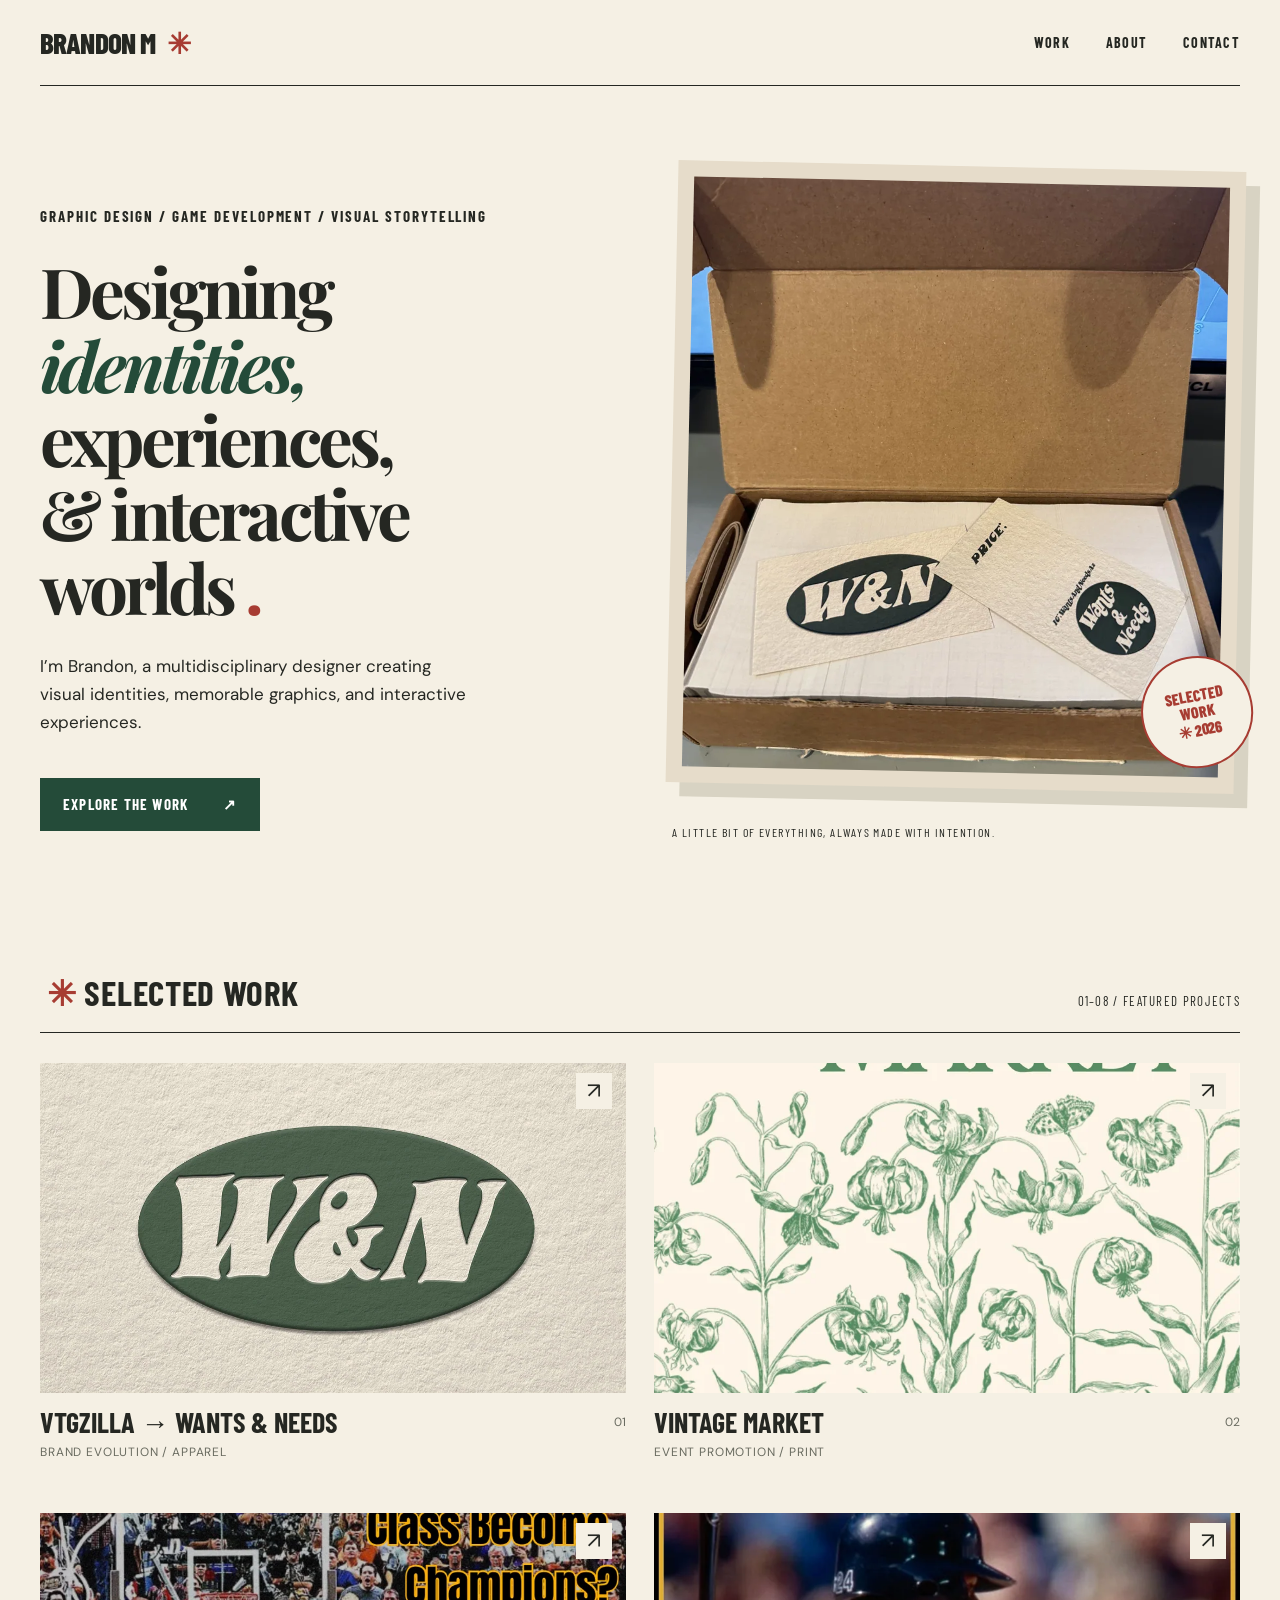
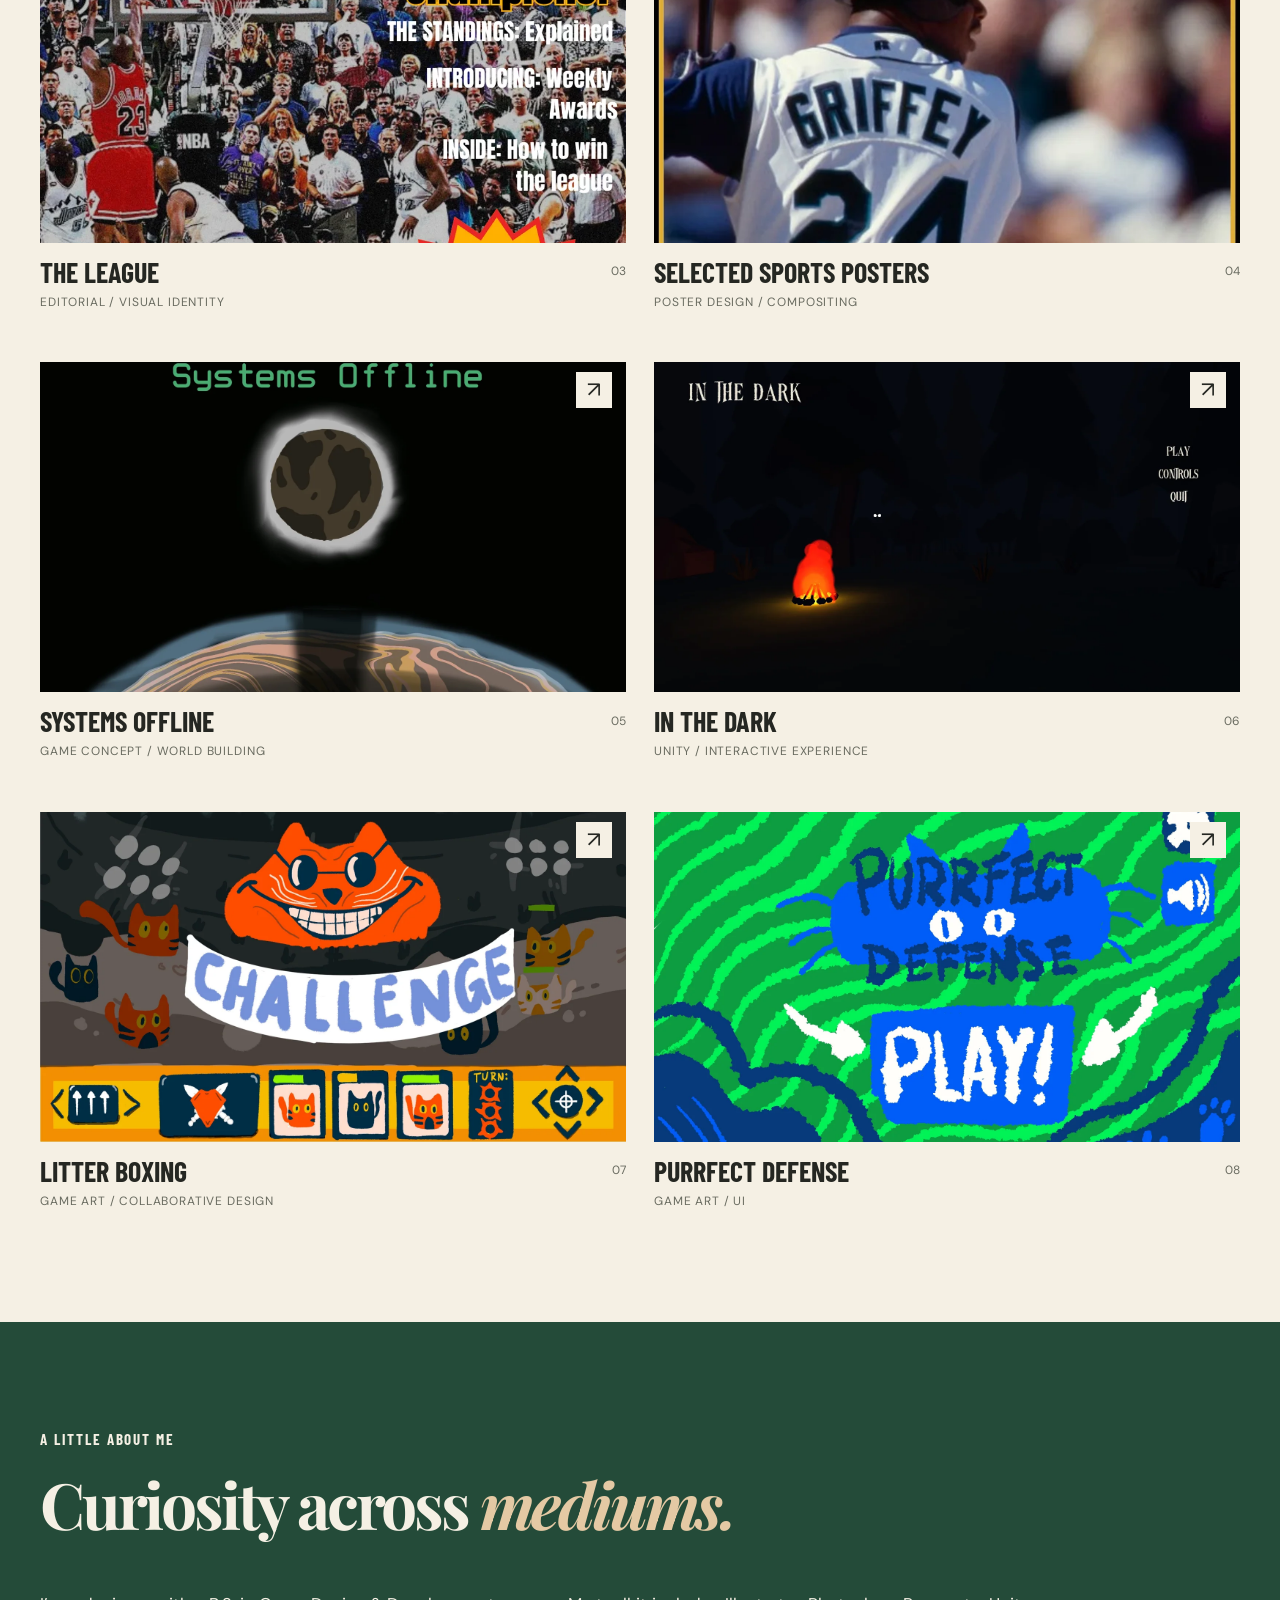
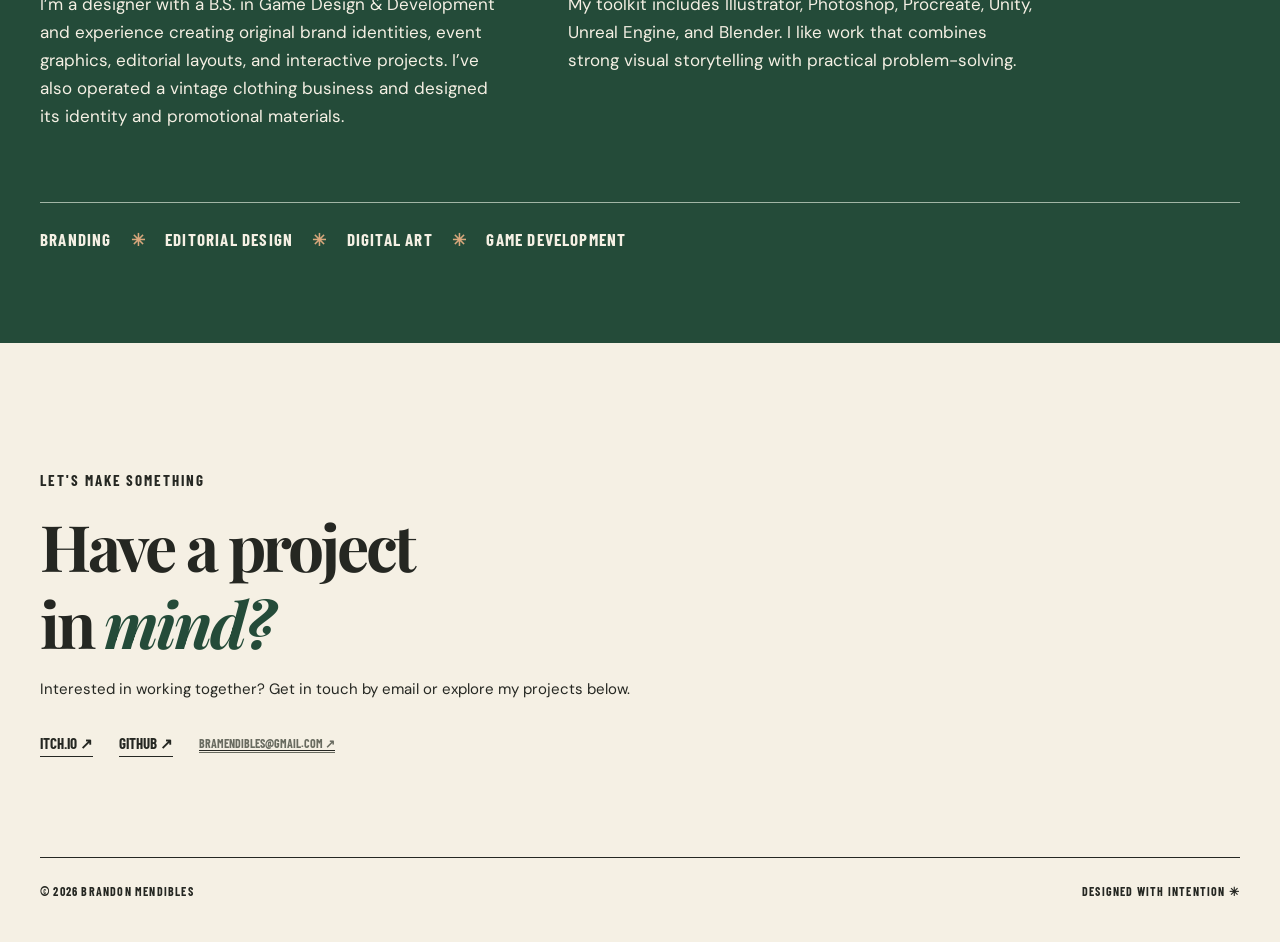
<file: index.html>
<!DOCTYPE html>
<html lang="en">

<head>
    <meta charset="utf-8" />
    <meta content="width=device-width,initial-scale=1" name="viewport" />
    <meta content="Portfolio of Brandon Mendibles, graphic design, visual identities, and interactive experiences."
        name="description" />
    <title>
        Brandon Mendibles, Creative Portfolio
    </title>
    <link href="style.css" rel="stylesheet" />
</head>

<body>
    <header class="site-header wrap">
        <a class="wordmark" href="index.html">
            BRANDON M
            <span class="star">
                ✳
            </span>
        </a>
        <nav aria-label="Main navigation">
            <a href="#work">
                WORK
            </a>
            <a href="#about">
                ABOUT
            </a>
            <a href="#contact">
                CONTACT
            </a>
        </nav>
    </header>
    <main>
        <section class="hero wrap">
            <div class="hero-copy">
                <p class="eyebrow">
                    GRAPHIC DESIGN / GAME DEVELOPMENT / VISUAL STORYTELLING
                </p>
                <h1>
                    Designing
                    <br />
                    <em>
                        identities,
                    </em>
                    <br />
                    experiences,
                    <br />
                    &amp; interactive worlds
                    <span class="period">
                        .
                    </span>
                </h1>
                <p class="intro">
                    I’m Brandon, a multidisciplinary designer creating visual identities, memorable graphics, and
                    interactive experiences.
                </p>
                <a class="button" href="#work">
                    EXPLORE THE WORK
                    <span>
                        ↗
                    </span>
                </a>
            </div>
            <div class="hero-art">
                <div class="art-frame">
                    <img alt="Original Wants &amp; Needs vintage clothing hang tags" loading="eager"
                        src="assets/wants-detail.webp" />
                    <div class="art-stamp">
                        SELECTED
                        <br />
                        WORK
                        <br />
                        ✳ 2026
                    </div>
                </div>
                <p class="image-caption">
                    A LITTLE BIT OF EVERYTHING, ALWAYS MADE WITH INTENTION.
                </p>
            </div>
        </section>
        <section class="work wrap" id="work">
            <div class="section-heading">
                <h2>
                    <span class="star">
                        ✳
                    </span>
                    SELECTED WORK
                </h2>
                <span>
                    01–08 / FEATURED PROJECTS
                </span>
            </div>
            <div class="project-grid" id="project-grid">
            </div>
        </section>
        <section class="about" id="about">
            <div class="wrap about-inner">
                <p class="eyebrow">
                    A LITTLE ABOUT ME
                </p>
                <h2>
                    Curiosity across
                    <em>
                        mediums.
                    </em>
                </h2>
                <div class="about-columns">
                    <p>
                        I’m a designer with a B.S. in Game Design &amp; Development and experience creating original
                        brand identities, event graphics, editorial layouts, and interactive projects. I’ve also
                        operated a vintage clothing business and designed its identity and promotional materials.
                    </p>
                    <p>
                        My toolkit includes Illustrator, Photoshop, Procreate, Unity, Unreal Engine, and Blender. I like work that combines strong visual storytelling with practical
                        problem-solving.
                    </p>
                </div>
                <div class="skills">
                    BRANDING
                    <span>
                        ✳
                    </span>
                    EDITORIAL DESIGN
                    <span>
                        ✳
                    </span>
                    DIGITAL ART
                    <span>
                        ✳
                    </span>
                    GAME DEVELOPMENT
                </div>
            </div>
        </section>
        <section class="contact wrap" id="contact">
            <p class="eyebrow">
                LET'S MAKE SOMETHING
            </p>
            <h2>
                Have a project
                <br />
                in
                <em>
                    mind?
                </em>
            </h2>
            <p>
                Interested in working together? Get in touch by email or explore my projects below.
            </p>
            <div class="contact-links">
                <a href="https://braanddoo.itch.io/" rel="noopener" target="_blank">
                    ITCH.IO ↗
                </a>
                <a href="https://github.com/braanddoo" rel="noopener" target="_blank">
                    GITHUB ↗
                </a>
                <span class="contact-note">
                    <a href="mailto:bramendibles@gmail.com">BRAMENDIBLES@GMAIL.COM ↗</a>
                </span>
            </div>
        </section>
    </main>
    <footer class="wrap">
        <span>
            ©
            <span id="year">
            </span>
            BRANDON MENDIBLES
        </span>
        <span>
            DESIGNED WITH INTENTION ✳
        </span>
    </footer>
    <script src="script.js">
    </script>
</body>

</html>
</file>
<file: style.css>
@import url('https://fonts.googleapis.com/css2?family=Barlow+Condensed:wght@500;600;700;800&family=DM+Sans:wght@400;500;600;700&family=Playfair+Display:ital,wght@0,600;0,700;1,600;1,700&display=swap');

:root {
    --cream: #f5f0e4;
    --ink: #252722;
    --green: #244b39;
    --red: #a73c32;
    --muted: #696b60;
    --line: #9a9b8d
}

* {
    box-sizing: border-box
}

html {
    scroll-behavior: smooth
}

body {
    margin: 0;
    background: var(--cream);
    color: var(--ink);
    font-family: 'DM Sans', Arial, sans-serif;
    font-size: 15px;
    line-height: 1.65
}

a {
    color: inherit;
    text-decoration: none
}

a:focus-visible {
    outline: 3px solid var(--red);
    outline-offset: 4px
}

img {
    display: block;
    width: 100%;
    height: auto
}

.wrap {
    width: min(1240px, calc(100% - 80px));
    margin: auto
}

.site-header {
    height: 86px;
    display: flex;
    align-items: center;
    justify-content: space-between;
    border-bottom: 1px solid var(--ink)
}

.wordmark {
    font-family: 'Barlow Condensed', sans-serif;
    font-size: 29px;
    font-weight: 800;
    letter-spacing: -.03em;
    line-height: 1
}

.star {
    color: var(--red);
    margin-left: 7px
}

.site-header nav {
    display: flex;
    gap: 36px
}

.site-header nav a {
    font-family: 'Barlow Condensed', sans-serif;
    font-weight: 700;
    letter-spacing: .09em;
    font-size: 14px
}

.site-header nav a:hover,
.text-link:hover {
    color: var(--red)
}

.hero {
    display: grid;
    grid-template-columns: 1fr 1fr;
    gap: 64px;
    padding: 80px 0 110px;
    align-items: center
}

.eyebrow {
    font-family: 'Barlow Condensed', sans-serif;
    font-size: 15px;
    font-weight: 700;
    letter-spacing: .13em
}

.hero h1 {
    font-family: 'Playfair Display', serif;
    font-size: clamp(48px, 5.4vw, 79px);
    line-height: 1.07;
    letter-spacing: -.055em;
    margin: 25px 0 28px
}

.hero h1 em,
.about h2 em,
.contact h2 em {
    color: var(--green)
}

.period {
    color: var(--red)
}

.intro {
    max-width: 440px;
    font-size: 17px
}

.button {
    display: inline-flex;
    gap: 35px;
    align-items: center;
    background: var(--green);
    color: white;
    padding: 14px 23px;
    margin-top: 25px;
    font-family: 'Barlow Condensed', sans-serif;
    font-weight: 700;
    letter-spacing: .08em
}

.button:hover {
    background: var(--ink)
}

.hero-art {
    align-self: stretch;
    display: flex;
    flex-direction: column;
    justify-content: center
}

.art-frame {
    position: relative;
    background: #e6dcca;
    padding: 16px;
    transform: rotate(1.2deg);
    box-shadow: 14px 14px 0 #d8d3c3
}

.art-frame img {
    aspect-ratio: 4/4.4;
    object-fit: cover
}

.art-stamp {
    position: absolute;
    right: -18px;
    bottom: 25px;
    border: 2px solid var(--red);
    border-radius: 50%;
    background: var(--cream);
    width: 112px;
    height: 112px;
    display: flex;
    align-items: center;
    justify-content: center;
    text-align: center;
    transform: rotate(-12deg);
    font-family: 'Barlow Condensed', sans-serif;
    color: var(--red);
    font-size: 16px;
    font-weight: 800;
    line-height: 1.1
}

.image-caption {
    font-family: 'Barlow Condensed', sans-serif;
    letter-spacing: .12em;
    font-size: 12px;
    margin-top: 35px
}

.section-heading {
    display: flex;
    justify-content: space-between;
    align-items: baseline;
    border-bottom: 1px solid var(--ink);
    padding-bottom: 10px;
    margin-bottom: 30px
}

.section-heading h2 {
    font-family: 'Barlow Condensed', sans-serif;
    font-size: 35px;
    margin: 0;
    letter-spacing: .02em
}

.section-heading>span {
    font-family: 'Barlow Condensed', sans-serif;
    font-size: 13px;
    letter-spacing: .1em
}

.project-grid {
    display: grid;
    grid-template-columns: repeat(2, minmax(0, 1fr));
    gap: 50px 28px
}

.card-image {
    overflow: hidden;
    position: relative;
    background: #ddd5c4
}

.card-image img {
    height: 330px;
    object-fit: cover;
    transition: transform .35s
}

.project-card:hover img {
    transform: scale(1.035)
}

.card-arrow {
    position: absolute;
    right: 14px;
    top: 10px;
    background: var(--cream);
    width: 36px;
    height: 36px;
    text-align: center;
    font-size: 22px;
    line-height: 36px
}

.card-title {
    display: flex;
    justify-content: space-between;
    align-items: center;
    margin-top: 14px
}

.card-title h3 {
    font-family: 'Barlow Condensed', sans-serif;
    text-transform: uppercase;
    font-size: 28px;
    line-height: 1.1;
    margin: 0
}

.card-title span {
    font-size: 12px;
    color: var(--muted)
}

.project-card>p {
    font-size: 12px;
    letter-spacing: .07em;
    margin: 5px 0 0;
    color: var(--muted)
}

.more-work {
    grid-column: 1/-1;
    text-align: right;
    font-family: 'Barlow Condensed', sans-serif;
    font-weight: 700;
    letter-spacing: .1em;
    padding: 0 0 30px
}

.about {
    background: var(--green);
    color: var(--cream);
    margin-top: 110px;
    padding: 90px 0
}

.about h2,
.contact h2 {
    font-family: 'Playfair Display', serif;
    font-size: clamp(43px, 5vw, 70px);
    letter-spacing: -.05em;
    line-height: 1.2;
    margin: 10px 0 30px
}

.about h2 em {
    color: #e4c9a4
}

.about-columns {
    display: grid;
    grid-template-columns: 1fr 1fr;
    gap: 55px;
    max-width: 1000px
}

.about-columns p {
    font-size: 17px
}

.skills {
    border-top: 1px solid #a2b6a6;
    padding-top: 22px;
    margin-top: 55px;
    font-family: 'Barlow Condensed', sans-serif;
    font-size: 17px;
    font-weight: 700;
    letter-spacing: .07em
}

.skills span {
    color: #d8a77c;
    margin: 0 15px
}

.contact {
    padding: 110px 0 100px
}

.contact h2 {
    margin-bottom: 10px
}

.contact-links {
    display: flex;
    gap: 25px;
    align-items: center;
    margin-top: 30px;
    flex-wrap: wrap
}

.contact-links a {
    font-family: 'Barlow Condensed', sans-serif;
    font-weight: 700;
    border-bottom: 1px solid var(--ink)
}

.contact-note {
    color: var(--muted);
    font-size: 12px
}

footer {
    border-top: 1px solid var(--ink);
    padding: 24px 0 40px;
    display: flex;
    justify-content: space-between;
    font-family: 'Barlow Condensed', sans-serif;
    font-weight: 700;
    letter-spacing: .1em;
    font-size: 12px
}

.project-page {
    padding: 55px 0 110px
}

.back-link,
.next-link,
.text-link {
    font-family: 'Barlow Condensed', sans-serif;
    font-weight: 700;
    letter-spacing: .1em
}

.project-head {
    margin: 40px 0
}

.project-head h1 {
    font-family: 'Playfair Display', serif;
    font-size: clamp(55px, 8vw, 110px);
    line-height: 1.05;
    letter-spacing: -.05em;
    margin: 10px 0
}

.project-subtitle {
    font-size: 21px;
    max-width: 750px
}

.project-hero {
    background: #e1d9c9
}

.project-hero img {
    max-height: 750px;
    object-fit: contain
}

.project-info {
    display: grid;
    grid-template-columns: 2fr 1fr;
    gap: 90px;
    padding: 60px 0
}

.project-info h2 {
    font-family: 'Playfair Display', serif;
    font-size: 40px;
    margin: 5px 0
}

.project-info>div>p:not(.eyebrow) {
    max-width: 650px;
    font-size: 17px
}

.project-info aside {
    border-left: 1px solid var(--line);
    padding-left: 30px
}

.project-info aside .eyebrow {
    margin-bottom: 0
}

.project-info aside p:not(.eyebrow) {
    margin-top: 3px;
    margin-bottom: 28px
}

.project-note {
    color: var(--muted);
    font-style: italic
}

.project-gallery {
    display: grid;
    grid-template-columns: 1fr 1fr;
    gap: 20px
}

.project-gallery img {
    width: 100%;
    max-height: 660px;
    object-fit: contain;
    background: #e4dfd4
}

.next-link {
    display: block;
    margin-top: 70px
}

@media(max-width:800px) {
    .wrap {
        width: min(100% - 36px, 650px)
    }

    .site-header {
        height: 70px
    }

    .wordmark {
        font-size: 24px
    }

    .site-header nav {
        gap: 15px
    }

    .site-header nav a {
        font-size: 12px
    }

    .hero {
        grid-template-columns: 1fr;
        gap: 45px;
        padding: 55px 0 75px
    }

    .hero h1 {
        font-size: clamp(45px, 10vw, 67px)
    }

    .hero-art {
        max-width: 550px
    }

    .project-grid {
        grid-template-columns: 1fr;
        gap: 36px
    }

    .card-image img {
        height: auto;
        aspect-ratio: 1.45;
        object-fit: cover
    }

    .section-heading>span {
        display: none
    }

    .about {
        margin-top: 70px;
        padding: 60px 0
    }

    .about-columns,
    .project-info {
        grid-template-columns: 1fr;
        gap: 10px
    }

    .project-info aside {
        border-left: 0;
        border-top: 1px solid var(--line);
        padding: 20px 0
    }

    .skills {
        line-height: 2
    }

    .contact {
        padding: 70px 0
    }

    .project-gallery {
        grid-template-columns: 1fr
    }

    footer {
        gap: 15px;
        flex-wrap: wrap
    }
}

@media(prefers-reduced-motion:reduce) {
    html {
        scroll-behavior: auto
    }

    .card-image img {
        transition: none
    }
}

/* Brand evolution case study */
.brand-story {
    border-top: 1px solid var(--line);
    padding-top: 30px;
    margin: 15px 0 65px
}

.brand-section-head {
    max-width: 770px;
    margin: 55px 0 25px
}

.brand-section-head h2 {
    font-family: 'Playfair Display', serif;
    font-size: clamp(32px, 4.5vw, 55px);
    letter-spacing: -.04em;
    line-height: 1.15;
    margin: 8px 0 15px
}

.brand-section-head p {
    font-size: 17px;
    line-height: 1.75
}

.brand-images {
    display: grid;
    grid-template-columns: repeat(3, minmax(0, 1fr));
    gap: 18px
}

.brand-images figure {
    margin: 0;
    background: #e7e1d5;
    padding: 10px;
    min-width: 0
}

.brand-images img {
    width: 100%;
    height: 290px;
    object-fit: contain
}

.brand-images figcaption {
    font-family: 'Barlow Condensed', sans-serif;
    font-size: 13px;
    letter-spacing: .06em;
    padding: 10px 4px 3px
}

.brand-video {
    max-width: 880px;
    background: #1d201d;
    padding: 14px;
    margin-top: 20px
}

.brand-video video {
    display: block;
    width: 100%;
    max-height: 640px;
    background: #000
}

.video-caption {
    font-size: 13px;
    color: #f5f0e4;
    margin: 12px 5px 2px
}

@media(max-width:800px) {
    .brand-images {
        grid-template-columns: 1fr
    }

    .brand-images img {
        height: auto;
        max-height: 430px
    }
}

/* Full League handbook reader */
.league-reader {
    margin: 35px 0 80px;
    padding-top: 42px;
    border-top: 1px solid var(--line)
}

.league-reader-heading {
    display: flex;
    justify-content: space-between;
    align-items: end;
    gap: 24px;
    margin-bottom: 25px
}

.league-reader-heading h2 {
    font-family: 'Playfair Display', serif;
    font-size: clamp(32px, 4.4vw, 54px);
    letter-spacing: -.04em;
    margin: 8px 0
}

.league-reader-heading p {
    line-height: 1.6
}

.league-pdf-link,
.league-download {
    font-family: 'Barlow Condensed', sans-serif;
    font-weight: 700;
    letter-spacing: .07em;
    text-decoration: none;
    color: inherit;
    border-bottom: 1px solid currentColor;
    padding-bottom: 5px;
    white-space: nowrap
}

.league-viewer {
    display: grid;
    grid-template-columns: 56px minmax(0, 1fr) 56px;
    align-items: center;
    gap: 12px;
    background: #e6e0d4;
    padding: 22px
}

.league-page {
    display: flex;
    justify-content: center;
    align-items: center;
    min-width: 0
}

.league-page a {
    display: block;
    line-height: 0
}

.league-page img {
    display: block;
    width: auto;
    max-width: 100%;
    max-height: 780px;
    object-fit: contain;
    box-shadow: 0 9px 32px #0002
}

.league-arrow {
    cursor: pointer;
    border: 1px solid #b6ae9e;
    background: #f7f3e9;
    color: #263c32;
    border-radius: 50%;
    width: 48px;
    height: 48px;
    font-size: 24px
}

.league-arrow:hover,
.league-arrow:focus-visible {
    background: #254a39;
    color: #fff
}

.league-reader-footer {
    display: flex;
    align-items: center;
    justify-content: space-between;
    gap: 16px;
    margin-top: 16px;
    flex-wrap: wrap
}

#league-page-count {
    font-family: 'Barlow Condensed', sans-serif;
    letter-spacing: .09em;
    font-weight: 700;
    white-space: nowrap
}

.league-thumbnails {
    display: flex;
    gap: 8px;
    align-items: center
}

.league-thumb {
    cursor: pointer;
    padding: 3px;
    background: transparent;
    border: 2px solid transparent
}

.league-thumb.active,
.league-thumb:focus-visible {
    border-color: #254a39
}

.league-thumb img {
    height: 72px;
    width: 56px;
    object-fit: contain;
    background: #e6e0d4;
    display: block
}

.league-hint {
    font-size: 13px;
    opacity: .75;
    margin-top: 16px
}

@media(max-width:650px) {
    .league-reader-heading {
        align-items: start;
        flex-direction: column
    }

    .league-viewer {
        grid-template-columns: 32px minmax(0, 1fr) 32px;
        gap: 5px;
        padding: 10px 5px
    }

    .league-arrow {
        width: 31px;
        height: 31px;
        font-size: 18px
    }

    .league-thumb img {
        height: 55px;
        width: 41px
    }

    .league-thumbnails {
        order: 3;
        width: 100%;
        justify-content: center
    }
}

/* Version 4: allow contact links to wrap cleanly on small screens. */
.contact-links {
    flex-wrap: wrap;
    gap: 16px 26px
}

.contact-note a {
    color: inherit;
    text-decoration: underline;
    text-underline-offset: 4px
}
</file>
